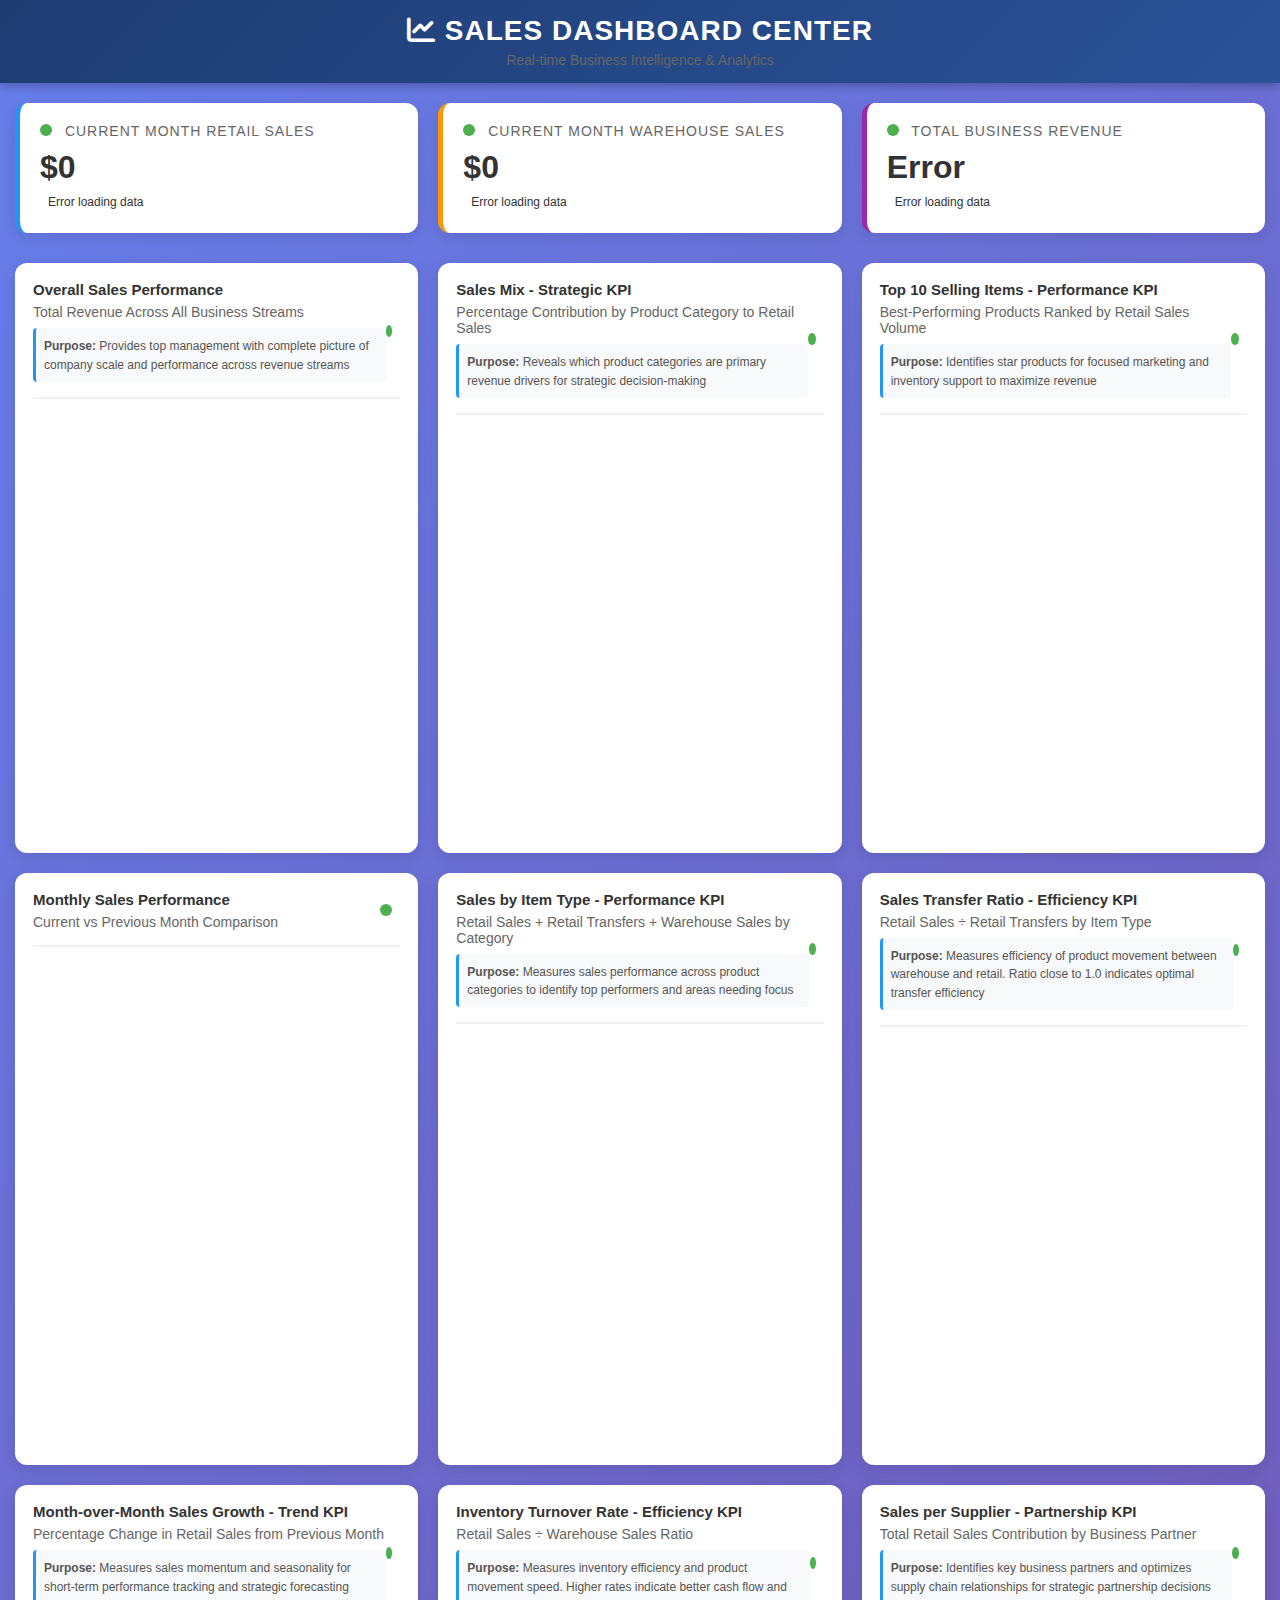
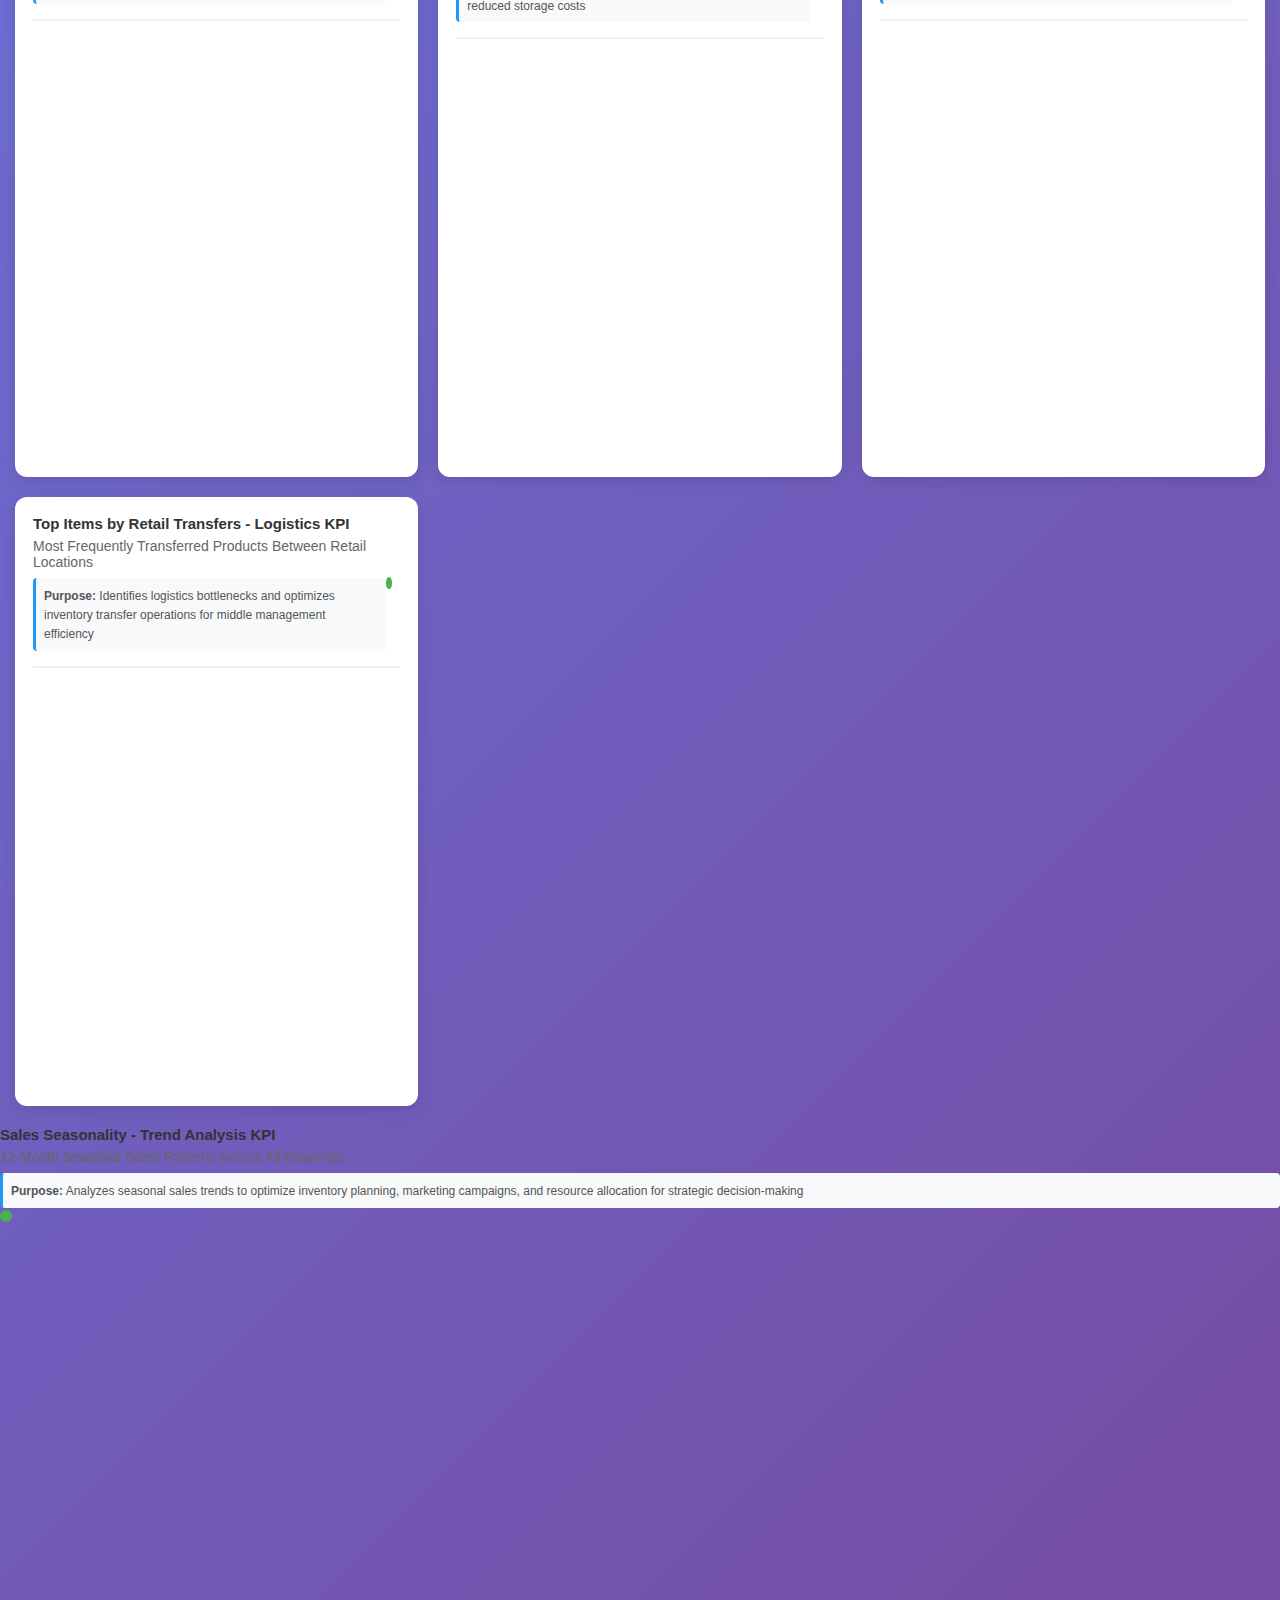
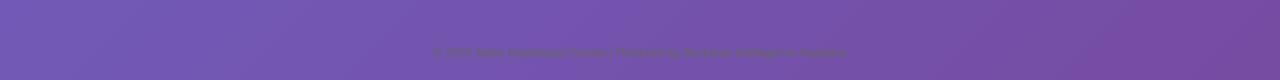
<file: frontend/index.html>
<!DOCTYPE html>
<html lang="en">
<head>
    <meta charset="UTF-8">
    <meta name="viewport" content="width=device-width, initial-scale=1.0">
    <title>Sales Dashboard - Business Intelligence Center</title>
    <link rel="stylesheet" href="style.css">
    <link href="https://cdnjs.cloudflare.com/ajax/libs/font-awesome/6.0.0/css/all.min.css" rel="stylesheet">
</head>
<body>
    <div class="header">
        <h1><i class="fas fa-chart-line"></i> SALES DASHBOARD CENTER</h1>
        <div class="chart-subtitle">Real-time Business Intelligence & Analytics</div>
    </div>
    
    <div class="dashboard-container">
        <!-- KPI Cards Section -->
        <div class="kpi-section">
            <div class="kpi-card retail">
                <div class="kpi-title">
                    <span class="status-indicator status-active"></span>
                    Current Month Retail Sales
                </div>
                <div class="kpi-value" id="current-retail">$0</div>
                <div class="kpi-change" id="retail-change">Loading...</div>
            </div>
            
            <div class="kpi-card warehouse">
                <div class="kpi-title">
                    <span class="status-indicator status-active"></span>
                    Current Month Warehouse Sales
                </div>
                <div class="kpi-value" id="current-warehouse">$0</div>
                <div class="kpi-change" id="warehouse-change">Loading...</div>
            </div>
            
            <div class="kpi-card" style="border-left-color: #9C27B0;">
                <div class="kpi-title">
                    <span class="status-indicator status-active"></span>
                    Total Business Revenue
                </div>
                <div class="kpi-value" id="grand-total">$0</div>
                <div class="kpi-change" id="revenue-streams">Loading...</div>
            </div>
        </div>
        
        <!-- Charts Section -->
        <div class="dashboard-grid">
            <div class="chart-container">
                <div class="chart-header">
                    <div>
                        <h2 class="chart-title">Overall Sales Performance</h2>
                        <div class="chart-subtitle">Total Revenue Across All Business Streams</div>
                        <div class="kpi-description">
                            <small><strong>Purpose:</strong> Provides top management with complete picture of company scale and performance across revenue streams</small>
                        </div>
                    </div>
                    <div class="status-indicator status-active"></div>
                </div>
                <div id="overall-sales-container" class="chart"></div>
            </div>
            
            <div class="chart-container">
                <div class="chart-header">
                    <div>
                        <h2 class="chart-title">Sales Mix - Strategic KPI</h2>
                        <div class="chart-subtitle">Percentage Contribution by Product Category to Retail Sales</div>
                        <div class="kpi-description">
                            <small><strong>Purpose:</strong> Reveals which product categories are primary revenue drivers for strategic decision-making</small>
                        </div>
                    </div>
                    <div class="status-indicator status-active"></div>
                </div>
                <div id="sales-mix-container" class="chart"></div>
            </div>
            
            <div class="chart-container">
                <div class="chart-header">
                    <div>
                        <h2 class="chart-title">Top 10 Selling Items - Performance KPI</h2>
                        <div class="chart-subtitle">Best-Performing Products Ranked by Retail Sales Volume</div>
                        <div class="kpi-description">
                            <small><strong>Purpose:</strong> Identifies star products for focused marketing and inventory support to maximize revenue</small>
                        </div>
                    </div>
                    <div class="status-indicator status-active"></div>
                </div>
                <div id="top-selling-container" class="chart"></div>
            </div>
        </div>
        
        <div class="dashboard-grid">
            <div class="chart-container">
                <div class="chart-header">
                    <div>
                        <h2 class="chart-title">Monthly Sales Performance</h2>
                        <div class="chart-subtitle">Current vs Previous Month Comparison</div>
                    </div>
                    <div class="status-indicator status-active"></div>
                </div>
                <div id="kpi-chart-container" class="chart"></div>
            </div>
            
            <div class="chart-container">
                <div class="chart-header">
                    <div>
                        <h2 class="chart-title">Sales by Item Type - Performance KPI</h2>
                        <div class="chart-subtitle">Retail Sales + Retail Transfers + Warehouse Sales by Category</div>
                        <div class="kpi-description">
                            <small><strong>Purpose:</strong> Measures sales performance across product categories to identify top performers and areas needing focus</small>
                        </div>
                    </div>
                    <div class="status-indicator status-active"></div>
                </div>
                <div id="chart-container" class="chart"></div>
            </div>
            
            <div class="chart-container">
                <div class="chart-header">
                    <div>
                        <h2 class="chart-title">Sales Transfer Ratio - Efficiency KPI</h2>
                        <div class="chart-subtitle">Retail Sales ÷ Retail Transfers by Item Type</div>
                        <div class="kpi-description">
                            <small><strong>Purpose:</strong> Measures efficiency of product movement between warehouse and retail. Ratio close to 1.0 indicates optimal transfer efficiency</small>
                        </div>
                    </div>
                    <div class="status-indicator status-active"></div>
                </div>
                <div id="transfer-ratio-container" class="chart"></div>
            </div>
        </div>
        
        <div class="dashboard-grid">
            <div class="chart-container">
                <div class="chart-header">
                    <div>
                        <h2 class="chart-title">Month-over-Month Sales Growth - Trend KPI</h2>
                        <div class="chart-subtitle">Percentage Change in Retail Sales from Previous Month</div>
                        <div class="kpi-description">
                            <small><strong>Purpose:</strong> Measures sales momentum and seasonality for short-term performance tracking and strategic forecasting</small>
                        </div>
                    </div>
                    <div class="status-indicator status-active"></div>
                </div>
                <div id="month-growth-container" class="chart"></div>
            </div>
            
            <div class="chart-container">
                <div class="chart-header">
                    <div>
                        <h2 class="chart-title">Inventory Turnover Rate - Efficiency KPI</h2>
                        <div class="chart-subtitle">Retail Sales ÷ Warehouse Sales Ratio</div>
                        <div class="kpi-description">
                            <small><strong>Purpose:</strong> Measures inventory efficiency and product movement speed. Higher rates indicate better cash flow and reduced storage costs</small>
                        </div>
                    </div>
                    <div class="status-indicator status-active"></div>
                </div>
                <div id="inventory-turnover-container" class="chart"></div>
            </div>
            
            <div class="chart-container">
                <div class="chart-header">
                    <div>
                        <h2 class="chart-title">Sales per Supplier - Partnership KPI</h2>
                        <div class="chart-subtitle">Total Retail Sales Contribution by Business Partner</div>
                        <div class="kpi-description">
                            <small><strong>Purpose:</strong> Identifies key business partners and optimizes supply chain relationships for strategic partnership decisions</small>
                        </div>
                    </div>
                    <div class="status-indicator status-active"></div>
                </div>
                <div id="sales-supplier-container" class="chart"></div>
            </div>
        </div>
        
        <div class="dashboard-grid">
            <div class="chart-container">
                <div class="chart-header">
                    <div>
                        <h2 class="chart-title">Top Items by Retail Transfers - Logistics KPI</h2>
                        <div class="chart-subtitle">Most Frequently Transferred Products Between Retail Locations</div>
                        <div class="kpi-description">
                            <small><strong>Purpose:</strong> Identifies logistics bottlenecks and optimizes inventory transfer operations for middle management efficiency</small>
                        </div>
                    </div>
                    <div class="status-indicator status-active"></div>
                </div>
                <div id="retail-transfers-container" class="chart"></div>
            </div>
        </div>
    </div>
    
    <!-- Sales Seasonality KPI -->
    <div class="dashboard-section">
        <div class="kpi-container">
            <div class="kpi-item">
                <div class="kpi-header">
                    <div>
                        <h2 class="chart-title">Sales Seasonality - Trend Analysis KPI</h2>
                        <div class="chart-subtitle">12-Month Seasonal Sales Patterns Across All Channels</div>
                        <div class="kpi-description">
                            <small><strong>Purpose:</strong> Analyzes seasonal sales trends to optimize inventory planning, marketing campaigns, and resource allocation for strategic decision-making</small>
                        </div>
                    </div>
                    <div class="status-indicator status-active"></div>
                </div>
                <div id="sales-seasonality-container" class="chart"></div>
            </div>
        </div>
    </div>
    
    <div class="footer">
        <p>© 2025 Sales Dashboard Center | Powered by Business Intelligence Analytics</p>
    </div>
    
    <script src="https://cdn.plot.ly/plotly-latest.min.js"></script>
    <script src="app.js"></script>
</body>
</html>
</file>
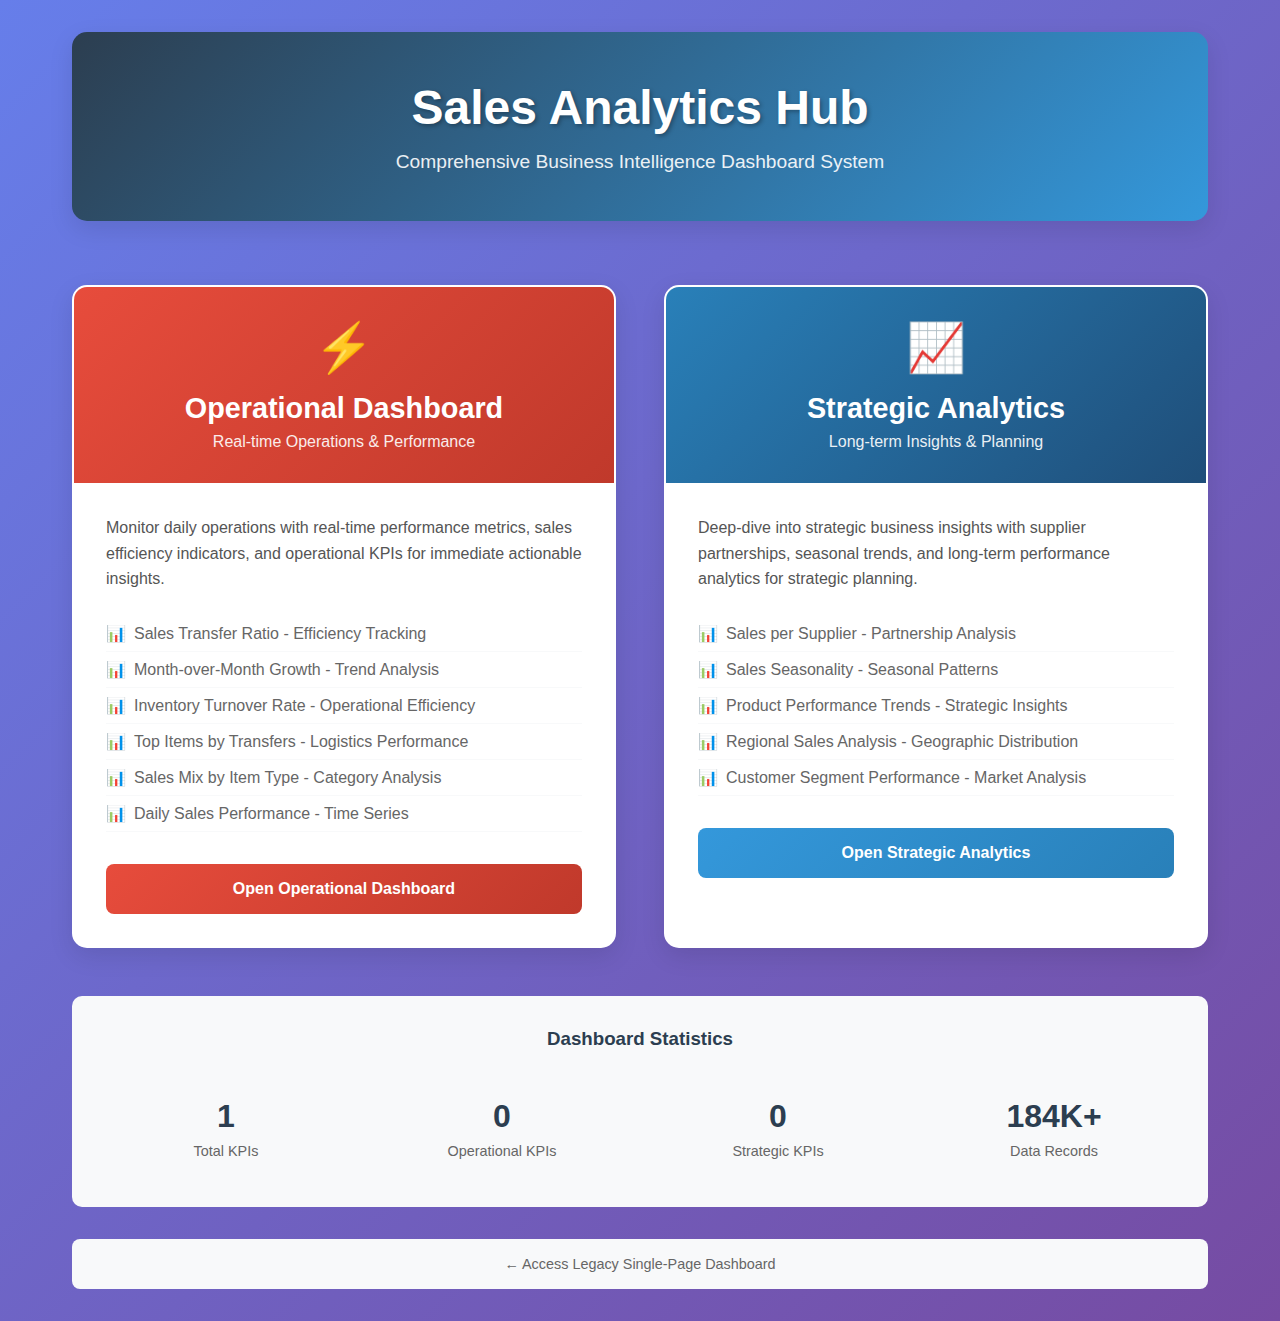
<file: frontend/home.html>
<!DOCTYPE html>
<html lang="en">
<head>
    <meta charset="UTF-8">
    <meta name="viewport" content="width=device-width, initial-scale=1.0">
    <title>Sales Dashboard - Analytics Hub</title>
    <link rel="stylesheet" href="style.css">
    <style>
        .dashboard-hub {
            max-width: 1200px;
            margin: 0 auto;
            padding: 2rem;
        }
        
        .hub-header {
            text-align: center;
            margin-bottom: 4rem;
            background: linear-gradient(135deg, #2c3e50, #3498db);
            color: white;
            padding: 3rem;
            border-radius: 15px;
            box-shadow: 0 8px 25px rgba(0,0,0,0.1);
        }
        
        .hub-title {
            font-size: 3rem;
            font-weight: 700;
            margin-bottom: 1rem;
            text-shadow: 2px 2px 4px rgba(0,0,0,0.3);
        }
        
        .hub-subtitle {
            font-size: 1.2rem;
            opacity: 0.9;
            font-weight: 300;
        }
        
        .dashboard-cards {
            display: grid;
            grid-template-columns: repeat(auto-fit, minmax(450px, 1fr));
            gap: 3rem;
            margin-bottom: 3rem;
        }
        
        .dashboard-card {
            background: white;
            border-radius: 15px;
            box-shadow: 0 8px 25px rgba(0,0,0,0.1);
            overflow: hidden;
            transition: all 0.3s ease;
            border: 2px solid transparent;
        }
        
        .dashboard-card:hover {
            transform: translateY(-10px);
            box-shadow: 0 15px 40px rgba(0,0,0,0.15);
            border-color: #3498db;
        }
        
        .card-header {
            padding: 2rem;
            background: linear-gradient(135deg, var(--primary-color), var(--secondary-color));
            color: white;
            text-align: center;
        }
        
        .operational-card .card-header {
            --primary-color: #e74c3c;
            --secondary-color: #c0392b;
        }
        
        .strategic-card .card-header {
            --primary-color: #2980b9;
            --secondary-color: #1f4e79;
        }
        
        .card-icon {
            font-size: 3rem;
            margin-bottom: 1rem;
            display: block;
        }
        
        .card-title {
            font-size: 1.8rem;
            font-weight: 600;
            margin-bottom: 0.5rem;
        }
        
        .card-subtitle {
            font-size: 1rem;
            opacity: 0.9;
            font-weight: 300;
        }
        
        .card-content {
            padding: 2rem;
        }
        
        .card-description {
            color: #555;
            line-height: 1.6;
            margin-bottom: 1.5rem;
        }
        
        .kpi-list {
            list-style: none;
            padding: 0;
            margin-bottom: 2rem;
        }
        
        .kpi-list li {
            padding: 0.5rem 0;
            border-bottom: 1px solid #f8f9fa;
            color: #666;
        }
        
        .kpi-list li:before {
            content: "📊";
            margin-right: 0.5rem;
        }
        
        .dashboard-btn {
            display: inline-block;
            background: linear-gradient(135deg, #3498db, #2980b9);
            color: white;
            text-decoration: none;
            padding: 1rem 2rem;
            border-radius: 8px;
            font-weight: 600;
            text-align: center;
            transition: all 0.3s ease;
            width: 100%;
            box-sizing: border-box;
        }
        
        .dashboard-btn:hover {
            background: linear-gradient(135deg, #2980b9, #1f4e79);
            transform: translateY(-2px);
            box-shadow: 0 5px 15px rgba(52,152,219,0.3);
        }
        
        .operational-card .dashboard-btn {
            background: linear-gradient(135deg, #e74c3c, #c0392b);
        }
        
        .operational-card .dashboard-btn:hover {
            background: linear-gradient(135deg, #c0392b, #a93226);
            box-shadow: 0 5px 15px rgba(231,76,60,0.3);
        }
        
        .stats-summary {
            background: #f8f9fa;
            border-radius: 10px;
            padding: 2rem;
            text-align: center;
            margin-top: 3rem;
        }
        
        .stats-grid {
            display: grid;
            grid-template-columns: repeat(auto-fit, minmax(200px, 1fr));
            gap: 2rem;
        }
        
        .stat-item {
            padding: 1rem;
        }
        
        .stat-number {
            font-size: 2rem;
            font-weight: 700;
            color: #2c3e50;
            display: block;
        }
        
        .stat-label {
            color: #666;
            font-size: 0.9rem;
            margin-top: 0.5rem;
        }
        
        .legacy-link {
            text-align: center;
            margin-top: 2rem;
            padding: 1rem;
            background: #f8f9fa;
            border-radius: 8px;
        }
        
        .legacy-link a {
            color: #666;
            text-decoration: none;
            font-size: 0.9rem;
        }
        
        .legacy-link a:hover {
            color: #3498db;
        }
        
        @media (max-width: 768px) {
            .dashboard-cards {
                grid-template-columns: 1fr;
                gap: 2rem;
            }
            
            .hub-title {
                font-size: 2rem;
            }
            
            .stats-grid {
                grid-template-columns: repeat(2, 1fr);
            }
        }
    </style>
</head>
<body>
    <div class="dashboard-hub">
        <!-- Header -->
        <div class="hub-header">
            <h1 class="hub-title">Sales Analytics Hub</h1>
            <p class="hub-subtitle">Comprehensive Business Intelligence Dashboard System</p>
        </div>

        <!-- Dashboard Cards -->
        <div class="dashboard-cards">
            <!-- Operational Dashboard Card -->
            <div class="dashboard-card operational-card">
                <div class="card-header">
                    <span class="card-icon">⚡</span>
                    <h2 class="card-title">Operational Dashboard</h2>
                    <p class="card-subtitle">Real-time Operations & Performance</p>
                </div>
                <div class="card-content">
                    <p class="card-description">
                        Monitor daily operations with real-time performance metrics, 
                        sales efficiency indicators, and operational KPIs for immediate actionable insights.
                    </p>
                    <ul class="kpi-list">
                        <li>Sales Transfer Ratio - Efficiency Tracking</li>
                        <li>Month-over-Month Growth - Trend Analysis</li>
                        <li>Inventory Turnover Rate - Operational Efficiency</li>
                        <li>Top Items by Transfers - Logistics Performance</li>
                        <li>Sales Mix by Item Type - Category Analysis</li>
                        <li>Daily Sales Performance - Time Series</li>
                    </ul>
                    <a href="operational.html" class="dashboard-btn">Open Operational Dashboard</a>
                </div>
            </div>

            <!-- Strategic Analytics Card -->
            <div class="dashboard-card strategic-card">
                <div class="card-header">
                    <span class="card-icon">📈</span>
                    <h2 class="card-title">Strategic Analytics</h2>
                    <p class="card-subtitle">Long-term Insights & Planning</p>
                </div>
                <div class="card-content">
                    <p class="card-description">
                        Deep-dive into strategic business insights with supplier partnerships, 
                        seasonal trends, and long-term performance analytics for strategic planning.
                    </p>
                    <ul class="kpi-list">
                        <li>Sales per Supplier - Partnership Analysis</li>
                        <li>Sales Seasonality - Seasonal Patterns</li>
                        <li>Product Performance Trends - Strategic Insights</li>
                        <li>Regional Sales Analysis - Geographic Distribution</li>
                        <li>Customer Segment Performance - Market Analysis</li>
                    </ul>
                    <a href="strategic.html" class="dashboard-btn">Open Strategic Analytics</a>
                </div>
            </div>
        </div>

        <!-- Summary Statistics -->
        <div class="stats-summary">
            <h3 style="margin-bottom: 2rem; color: #2c3e50;">Dashboard Statistics</h3>
            <div class="stats-grid">
                <div class="stat-item">
                    <span class="stat-number" id="totalKPIs">11</span>
                    <div class="stat-label">Total KPIs</div>
                </div>
                <div class="stat-item">
                    <span class="stat-number" id="operationalKPIs">6</span>
                    <div class="stat-label">Operational KPIs</div>
                </div>
                <div class="stat-item">
                    <span class="stat-number" id="strategicKPIs">5</span>
                    <div class="stat-label">Strategic KPIs</div>
                </div>
                <div class="stat-item">
                    <span class="stat-number" id="dataRecords">184K+</span>
                    <div class="stat-label">Data Records</div>
                </div>
            </div>
        </div>

        <!-- Legacy Dashboard Link -->
        <div class="legacy-link">
            <a href="legacy-dashboard.html">← Access Legacy Single-Page Dashboard</a>
        </div>
    </div>

    <script>
        // Add some basic interactivity
        document.addEventListener('DOMContentLoaded', function() {
            // Add click tracking
            document.querySelectorAll('.dashboard-btn').forEach(btn => {
                btn.addEventListener('click', function(e) {
                    console.log('Navigating to:', this.getAttribute('href'));
                });
            });

            // Add hover effects for cards
            document.querySelectorAll('.dashboard-card').forEach(card => {
                card.addEventListener('mouseenter', function() {
                    this.style.transform = 'translateY(-10px)';
                });
                
                card.addEventListener('mouseleave', function() {
                    this.style.transform = 'translateY(0)';
                });
            });

            // Animate numbers
            function animateNumber(element, target) {
                let current = 0;
                const increment = target / 50;
                const timer = setInterval(() => {
                    current += increment;
                    if (current >= target) {
                        element.textContent = target;
                        clearInterval(timer);
                    } else {
                        element.textContent = Math.floor(current);
                    }
                }, 30);
            }

            // Animate stats on page load
            setTimeout(() => {
                const totalKPIs = document.getElementById('totalKPIs');
                const operationalKPIs = document.getElementById('operationalKPIs');
                const strategicKPIs = document.getElementById('strategicKPIs');
                
                if (totalKPIs) animateNumber(totalKPIs, 11);
                if (operationalKPIs) animateNumber(operationalKPIs, 6);
                if (strategicKPIs) animateNumber(strategicKPIs, 5);
            }, 500);
        });
    </script>
</body>
</html>
</file>
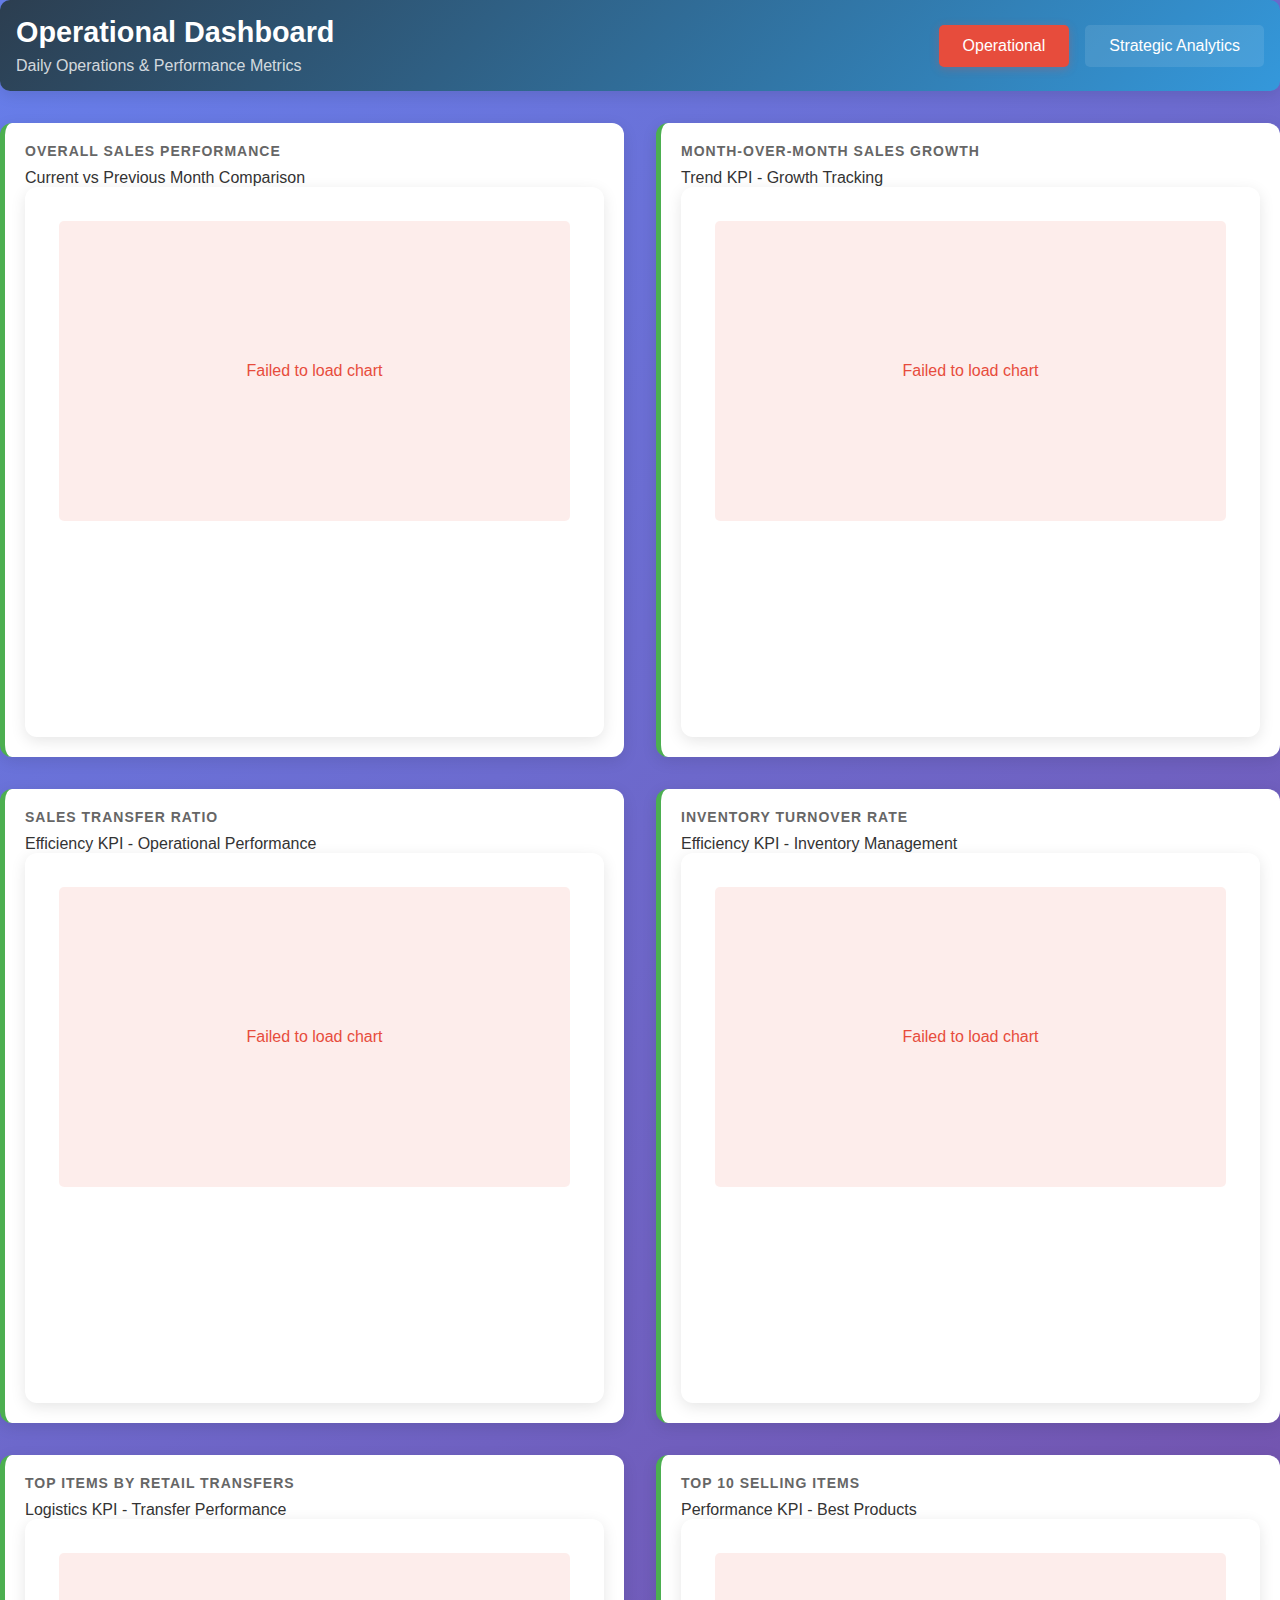
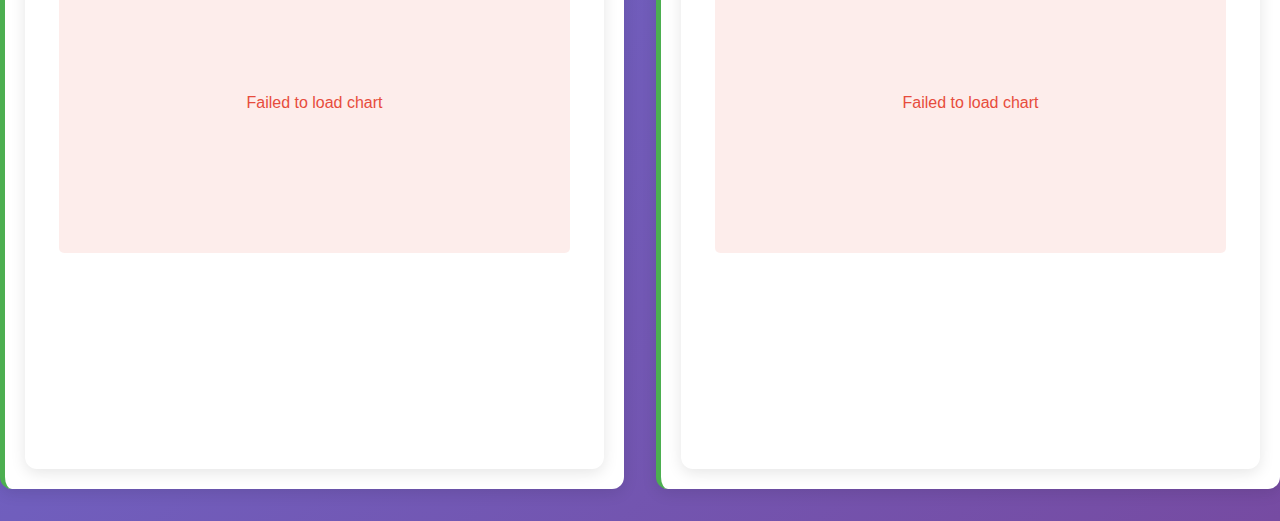
<file: frontend/operational.html>
<!DOCTYPE html>
<html lang="en">
<head>
    <meta charset="UTF-8">
    <meta name="viewport" content="width=device-width, initial-scale=1.0">
    <title>Operational Dashboard - Sales Analytics</title>
    <link rel="stylesheet" href="style.css">
    <script src="https://cdn.plot.ly/plotly-latest.min.js"></script>
    <style>
        .nav-container {
            background: linear-gradient(135deg, #2c3e50, #3498db);
            padding: 1rem;
            margin-bottom: 2rem;
            border-radius: 10px;
            box-shadow: 0 4px 15px rgba(0,0,0,0.1);
        }
        
        .nav-tabs {
            display: flex;
            gap: 1rem;
            align-items: center;
        }
        
        .nav-tab {
            padding: 0.75rem 1.5rem;
            background: rgba(255,255,255,0.1);
            color: white;
            text-decoration: none;
            border-radius: 5px;
            transition: all 0.3s ease;
            font-weight: 500;
        }
        
        .nav-tab:hover {
            background: rgba(255,255,255,0.2);
            transform: translateY(-2px);
        }
        
        .nav-tab.active {
            background: #e74c3c;
            box-shadow: 0 2px 10px rgba(231,76,60,0.3);
        }
        
        .dashboard-title {
            color: white;
            margin: 0;
            font-size: 1.8rem;
            font-weight: 600;
        }
        
        .dashboard-subtitle {
            color: rgba(255,255,255,0.8);
            margin: 0.5rem 0 0 0;
            font-size: 1rem;
        }
        
        .kpi-grid {
            display: grid;
            grid-template-columns: repeat(auto-fit, minmax(500px, 1fr));
            gap: 2rem;
            margin-bottom: 2rem;
        }
    </style>
</head>
<body>
    <div class="container">
        <!-- Navigation -->
        <div class="nav-container">
            <div class="nav-tabs">
                <div>
                    <h1 class="dashboard-title">Operational Dashboard</h1>
                    <p class="dashboard-subtitle">Daily Operations & Performance Metrics</p>
                </div>
                <div style="margin-left: auto; display: flex; gap: 1rem;">
                    <a href="operational.html" class="nav-tab active">Operational</a>
                    <a href="strategic.html" class="nav-tab">Strategic Analytics</a>
                </div>
            </div>
        </div>

        <!-- KPI Grid -->
        <div class="kpi-grid">
            <!-- Overall Sales Performance -->
            <div class="kpi-card">
                <h2 class="kpi-title">Overall Sales Performance</h2>
                <p class="kpi-subtitle">Current vs Previous Month Comparison</p>
                <div id="overallSalesPerformance" class="chart-container"></div>
            </div>

            <!-- Month-over-Month Sales Growth -->
            <div class="kpi-card">
                <h2 class="kpi-title">Month-over-Month Sales Growth</h2>
                <p class="kpi-subtitle">Trend KPI - Growth Tracking</p>
                <div id="monthOverMonthGrowth" class="chart-container"></div>
            </div>

            <!-- Sales Transfer Ratio -->
            <div class="kpi-card">
                <h2 class="kpi-title">Sales Transfer Ratio</h2>
                <p class="kpi-subtitle">Efficiency KPI - Operational Performance</p>
                <div id="salesTransferRatio" class="chart-container"></div>
            </div>

            <!-- Inventory Turnover Rate -->
            <div class="kpi-card">
                <h2 class="kpi-title">Inventory Turnover Rate</h2>
                <p class="kpi-subtitle">Efficiency KPI - Inventory Management</p>
                <div id="inventoryTurnover" class="chart-container"></div>
            </div>

            <!-- Top Items by Retail Transfers -->
            <div class="kpi-card">
                <h2 class="kpi-title">Top Items by Retail Transfers</h2>
                <p class="kpi-subtitle">Logistics KPI - Transfer Performance</p>
                <div id="topItemsByRetailTransfers" class="chart-container"></div>
            </div>

            <!-- Top 10 Selling Items -->
            <div class="kpi-card">
                <h2 class="kpi-title">Top 10 Selling Items</h2>
                <p class="kpi-subtitle">Performance KPI - Best Products</p>
                <div id="topSellingItems" class="chart-container"></div>
            </div>
        </div>
    </div>

    <script src="operational.js"></script>
</body>
</html>
</file>
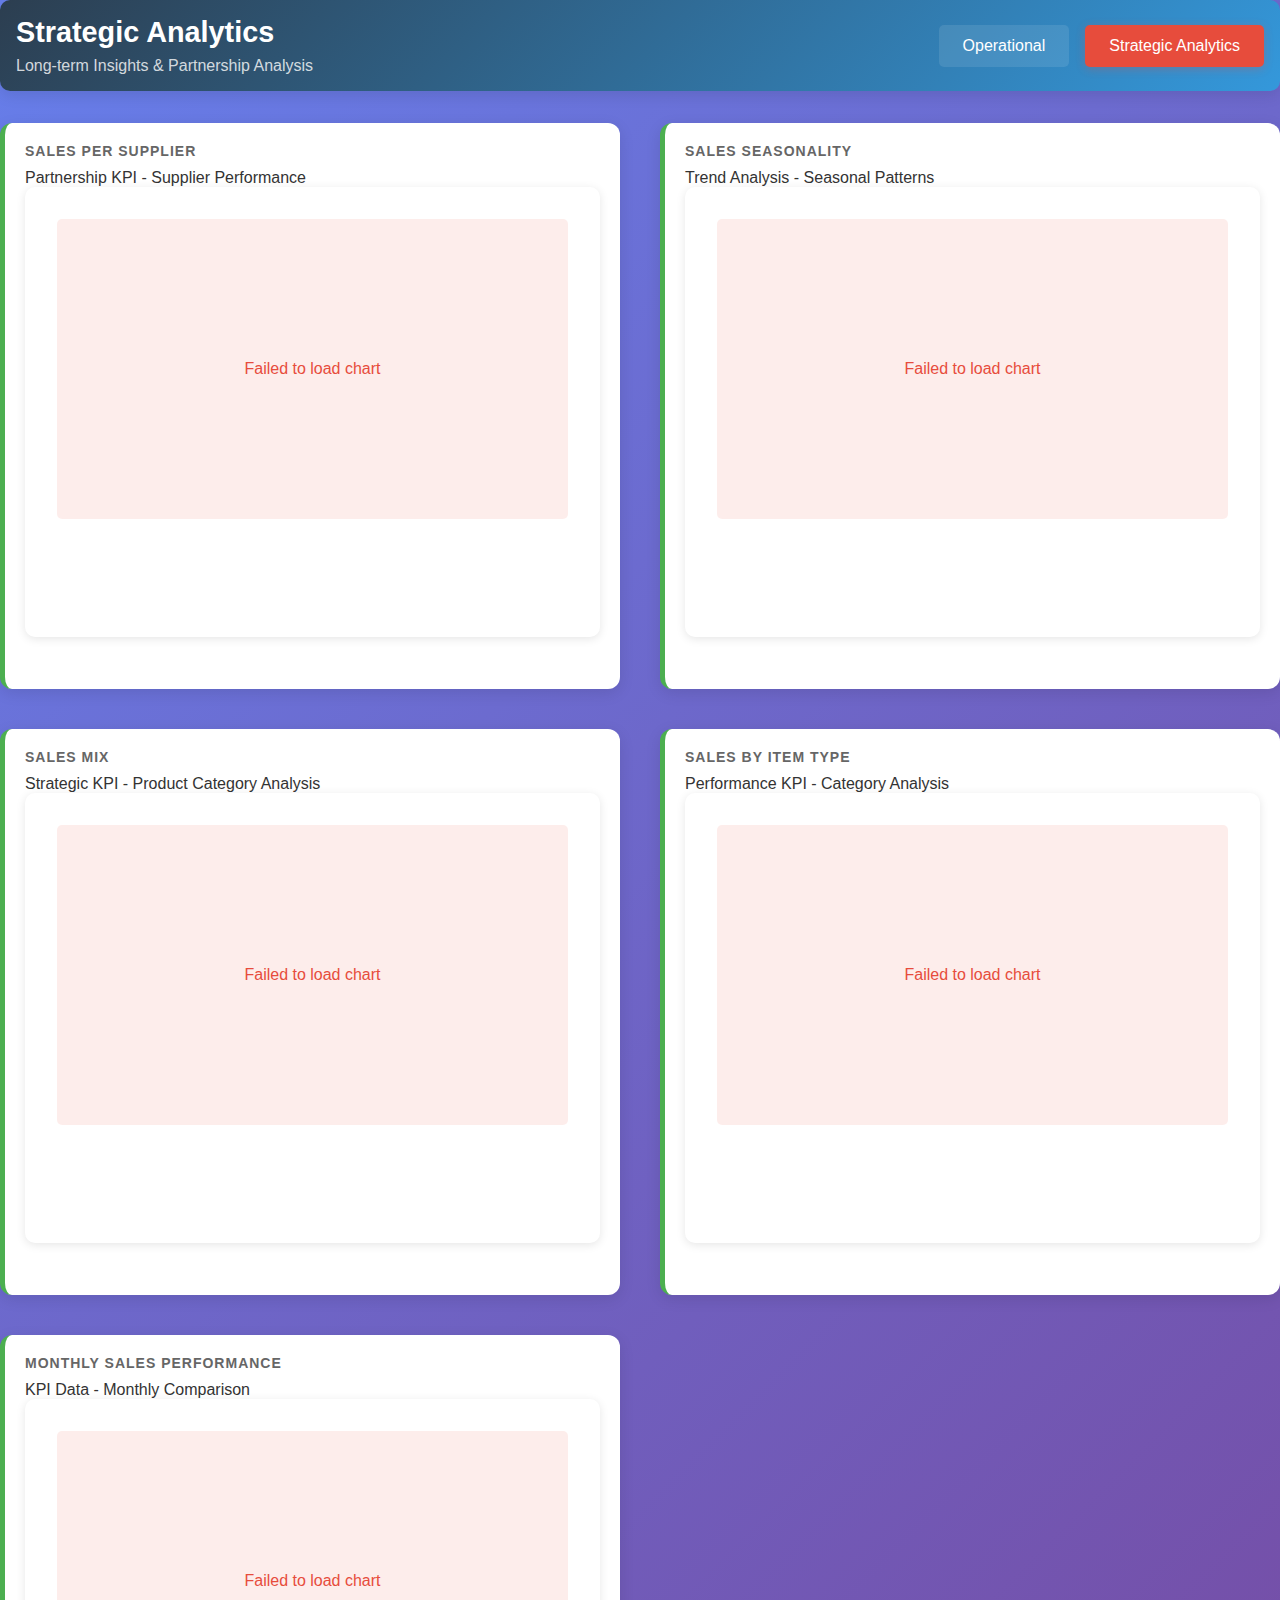
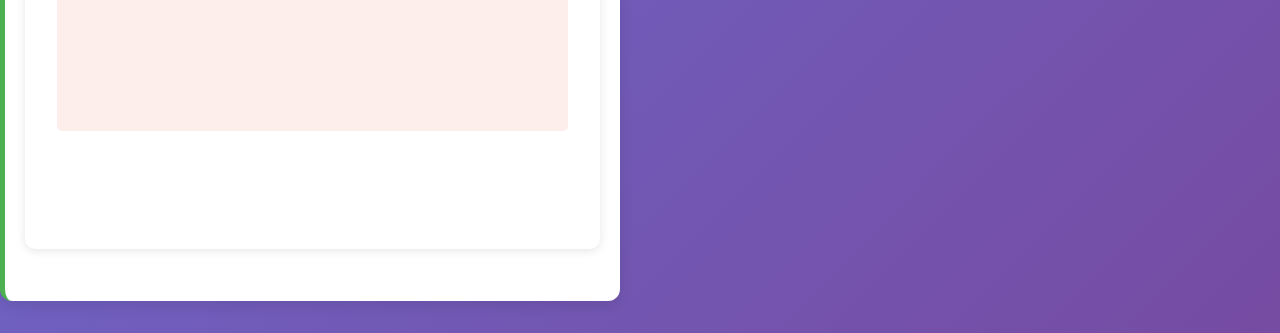
<file: frontend/strategic.html>
<!DOCTYPE html>
<html lang="en">
<head>
    <meta charset="UTF-8">
    <meta name="viewport" content="width=device-width, initial-scale=1.0">
    <title>Strategic Analytics - Sales Dashboard</title>
    <link rel="stylesheet" href="style.css">
    <script src="https://cdn.plot.ly/plotly-latest.min.js"></script>
    <style>
        .nav-container {
            background: linear-gradient(135deg, #2c3e50, #3498db);
            padding: 1rem;
            margin-bottom: 2rem;
            border-radius: 10px;
            box-shadow: 0 4px 15px rgba(0,0,0,0.1);
        }
        
        .nav-tabs {
            display: flex;
            gap: 1rem;
            align-items: center;
        }
        
        .nav-tab {
            padding: 0.75rem 1.5rem;
            background: rgba(255,255,255,0.1);
            color: white;
            text-decoration: none;
            border-radius: 5px;
            transition: all 0.3s ease;
            font-weight: 500;
        }
        
        .nav-tab:hover {
            background: rgba(255,255,255,0.2);
            transform: translateY(-2px);
        }
        
        .nav-tab.active {
            background: #e74c3c;
            box-shadow: 0 2px 10px rgba(231,76,60,0.3);
        }
        
        .dashboard-title {
            color: white;
            margin: 0;
            font-size: 1.8rem;
            font-weight: 600;
        }
        
        .dashboard-subtitle {
            color: rgba(255,255,255,0.8);
            margin: 0.5rem 0 0 0;
            font-size: 1rem;
        }
        
        .kpi-grid {
            display: grid;
            grid-template-columns: repeat(auto-fit, minmax(500px, 1fr));
            gap: 2.5rem;
            margin-bottom: 2rem;
        }
        
        .chart-container {
            min-height: 450px;
            margin-bottom: 2rem;
            padding: 1rem;
            background: white;
            border-radius: 10px;
            box-shadow: 0 2px 10px rgba(0,0,0,0.1);
        }
    </style>
</head>
<body>
    <div class="container">
        <!-- Navigation -->
        <div class="nav-container">
            <div class="nav-tabs">
                <div>
                    <h1 class="dashboard-title">Strategic Analytics</h1>
                    <p class="dashboard-subtitle">Long-term Insights & Partnership Analysis</p>
                </div>
                <div style="margin-left: auto; display: flex; gap: 1rem;">
                    <a href="operational.html" class="nav-tab">Operational</a>
                    <a href="strategic.html" class="nav-tab active">Strategic Analytics</a>
                </div>
            </div>
        </div>

        <!-- KPI Grid -->
        <div class="kpi-grid">
            <!-- Sales per Supplier -->
            <div class="kpi-card">
                <h2 class="kpi-title">Sales per Supplier</h2>
                <p class="kpi-subtitle">Partnership KPI - Supplier Performance</p>
                <div id="salesPerSupplier" class="chart-container"></div>
            </div>

            <!-- Sales Seasonality -->
            <div class="kpi-card">
                <h2 class="kpi-title">Sales Seasonality</h2>
                <p class="kpi-subtitle">Trend Analysis - Seasonal Patterns</p>
                <div id="salesSeasonality" class="chart-container"></div>
            </div>

            <!-- Sales Mix -->
            <div class="kpi-card">
                <h2 class="kpi-title">Sales Mix</h2>
                <p class="kpi-subtitle">Strategic KPI - Product Category Analysis</p>
                <div id="salesMix" class="chart-container"></div>
            </div>

            <!-- Sales by Item Type -->
            <div class="kpi-card">
                <h2 class="kpi-title">Sales by Item Type</h2>
                <p class="kpi-subtitle">Performance KPI - Category Analysis</p>
                <div id="salesByItemType" class="chart-container"></div>
            </div>

            <!-- Monthly Sales Performance -->
            <div class="kpi-card">
                <h2 class="kpi-title">Monthly Sales Performance</h2>
                <p class="kpi-subtitle">KPI Data - Monthly Comparison</p>
                <div id="kpiData" class="chart-container"></div>
            </div>
        </div>
    </div>

    <script src="strategic.js"></script>
</body>
</html>
</file>
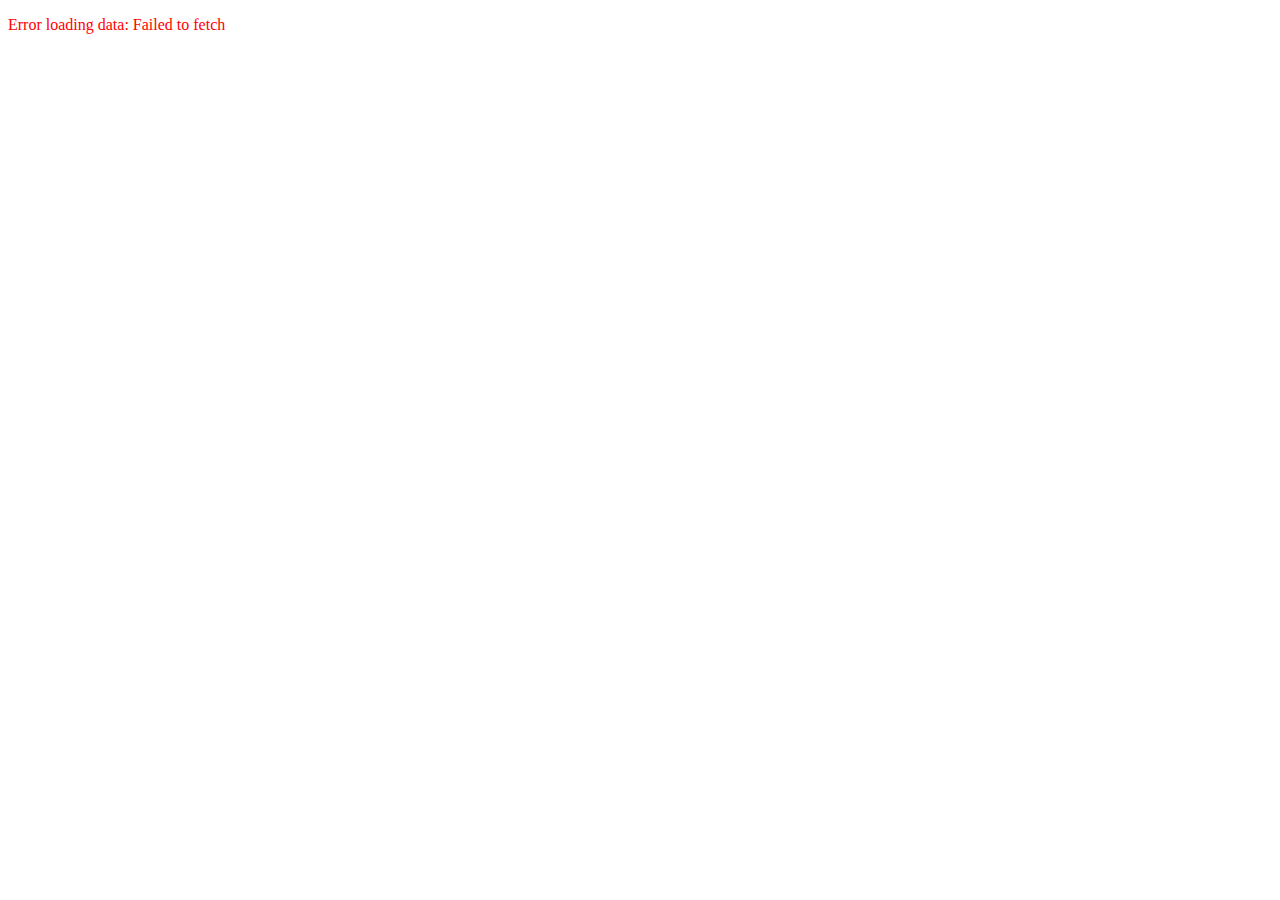
<file: frontend/test_transfers.html>
<!DOCTYPE html>
<html>
<head>
    <title>Transfer KPI Test</title>
    <script src="https://cdn.plot.ly/plotly-latest.min.js"></script>
</head>
<body>
    <div id="retail-transfers-container" style="width:100%;height:400px;"></div>
    
    <script>
        console.log('Testing Top Items by Retail Transfers KPI...');
        
        fetch('http://127.0.0.1:5000/api/top_items_by_transfers')
            .then(response => {
                console.log('Response status:', response.status);
                return response.json();
            })
            .then(data => {
                console.log('Data received:', data);
                console.log('retail_transfers length:', data.retail_transfers ? data.retail_transfers.length : 'undefined');
                console.log('display_labels length:', data.display_labels ? data.display_labels.length : 'undefined');
                
                if (data.error) {
                    console.error('API Error:', data.error);
                    return;
                }

                // Create the chart
                const transfersTrace = {
                    x: data.retail_transfers,
                    y: data.display_labels,
                    type: 'bar',
                    orientation: 'h',
                    name: 'Retail Transfers',
                    marker: { color: '#2196F3' }
                };

                const layout = {
                    title: 'Top Items by Retail Transfers - Test',
                    xaxis: { title: 'Number of Retail Transfers' },
                    yaxis: { title: 'Items' },
                    margin: { l: 200 }
                };

                console.log('Creating plot...');
                Plotly.newPlot('retail-transfers-container', [transfersTrace], layout, {responsive: true});
                console.log('Plot created successfully!');
            })
            .catch(error => {
                console.error('Error:', error);
                document.getElementById('retail-transfers-container').innerHTML = '<p style="color:red;">Error loading data: ' + error.message + '</p>';
            });
    </script>
</body>
</html>
</file>
<file: frontend/style.css>
* {
    margin: 0;
    padding: 0;
    box-sizing: border-box;
}

body {
    font-family: 'Segoe UI', Tahoma, Geneva, Verdana, sans-serif;
    background: linear-gradient(135deg, #667eea 0%, #764ba2 100%);
    min-height: 100vh;
    color: #333;
}

.header {
    background: linear-gradient(135deg, #1e3c72 0%, #2a5298 100%);
    color: white;
    padding: 15px 0;
    text-align: center;
    box-shadow: 0 2px 10px rgba(0,0,0,0.3);
}

.header h1 {
    font-size: 28px;
    font-weight: 600;
    letter-spacing: 1px;
    margin: 0;
}

.dashboard-container {
    max-width: 1400px;
    margin: 20px auto;
    padding: 0 15px;
}

.dashboard-grid {
    display: grid;
    grid-template-columns: repeat(3, 1fr);
    gap: 20px;
    margin-top: 20px;
}

.dashboard-grid:first-of-type {
    margin-bottom: 10px;
}

.dashboard-grid:last-of-type {
    grid-template-columns: repeat(3, 1fr);
}

.kpi-section {
    display: grid;
    grid-template-columns: repeat(auto-fit, minmax(280px, 1fr));
    gap: 20px;
    margin-bottom: 30px;
}

.kpi-card {
    background: white;
    border-radius: 12px;
    padding: 20px;
    box-shadow: 0 4px 15px rgba(0,0,0,0.1);
    border-left: 5px solid #4CAF50;
    transition: transform 0.3s ease;
}

.kpi-card:hover {
    transform: translateY(-5px);
    box-shadow: 0 8px 25px rgba(0,0,0,0.15);
}

.kpi-card.retail {
    border-left-color: #2196F3;
}

.kpi-card.warehouse {
    border-left-color: #FF9800;
}

.kpi-title {
    font-size: 14px;
    color: #666;
    text-transform: uppercase;
    letter-spacing: 1px;
    margin-bottom: 10px;
}

.kpi-value {
    font-size: 32px;
    font-weight: bold;
    color: #333;
    margin-bottom: 5px;
}

.kpi-change {
    font-size: 12px;
    padding: 4px 8px;
    border-radius: 12px;
    font-weight: 500;
}

.kpi-change.positive {
    background: #E8F5E8;
    color: #4CAF50;
}

.kpi-change.negative {
    background: #FFEBEE;
    color: #F44336;
}

.chart-container {
    background: white;
    border-radius: 12px;
    padding: 20px;
    box-shadow: 0 4px 15px rgba(0,0,0,0.1);
    transition: transform 0.3s ease;
    min-height: 550px;
}

.chart-container:hover {
    transform: translateY(-2px);
    box-shadow: 0 8px 25px rgba(0,0,0,0.15);
}

.chart-header {
    display: flex;
    justify-content: space-between;
    align-items: center;
    margin-bottom: 20px;
    padding-bottom: 15px;
    border-bottom: 2px solid #f0f0f0;
}

.chart-title {
    font-size: 16px;
    font-weight: 600;
    color: #333;
    margin: 0;
    line-height: 1.2;
}

.chart-subtitle {
    font-size: 14px;
    color: #666;
    margin-top: 5px;
}

.kpi-description {
    margin-top: 8px;
    padding: 8px;
    background: #f8f9fa;
    border-radius: 4px;
    border-left: 3px solid #2196F3;
}

.kpi-description small {
    color: #555;
    font-size: 12px;
    line-height: 1.4;
}

.chart {
    width: 100%;
    height: 400px;
    border-radius: 8px;
}

.status-indicator {
    width: 12px;
    height: 12px;
    border-radius: 50%;
    display: inline-block;
    margin-right: 8px;
}

.status-active {
    background: #4CAF50;
    animation: pulse 2s infinite;
}

.status-loading {
    background: #FF9800;
}

@keyframes pulse {
    0% { opacity: 1; }
    50% { opacity: 0.5; }
    100% { opacity: 1; }
}

.footer {
    text-align: center;
    padding: 20px;
    color: #666;
    font-size: 12px;
}

@media (max-width: 768px) {
    .dashboard-grid {
        grid-template-columns: 1fr;
    }
    
    .dashboard-grid:last-of-type {
        grid-template-columns: 1fr;
    }
    
    .kpi-section {
        grid-template-columns: 1fr;
    }
    
    .chart {
        height: 300px;
    }
    
    .chart-container {
        min-height: 450px;
    }
    
    .header h1 {
        font-size: 22px;
    }
}

@media (max-width: 1200px) and (min-width: 769px) {
    .dashboard-grid {
        grid-template-columns: repeat(2, 1fr);
    }
    
    .dashboard-grid:last-of-type {
        grid-template-columns: repeat(2, 1fr);
    }
}

@media (min-width: 1201px) {
    .dashboard-grid {
        grid-template-columns: repeat(3, 1fr);
    }
    
    .chart-container {
        min-height: 550px;
        padding: 18px;
    }
    
    .chart-title {
        font-size: 15px;
    }
}
</file>
